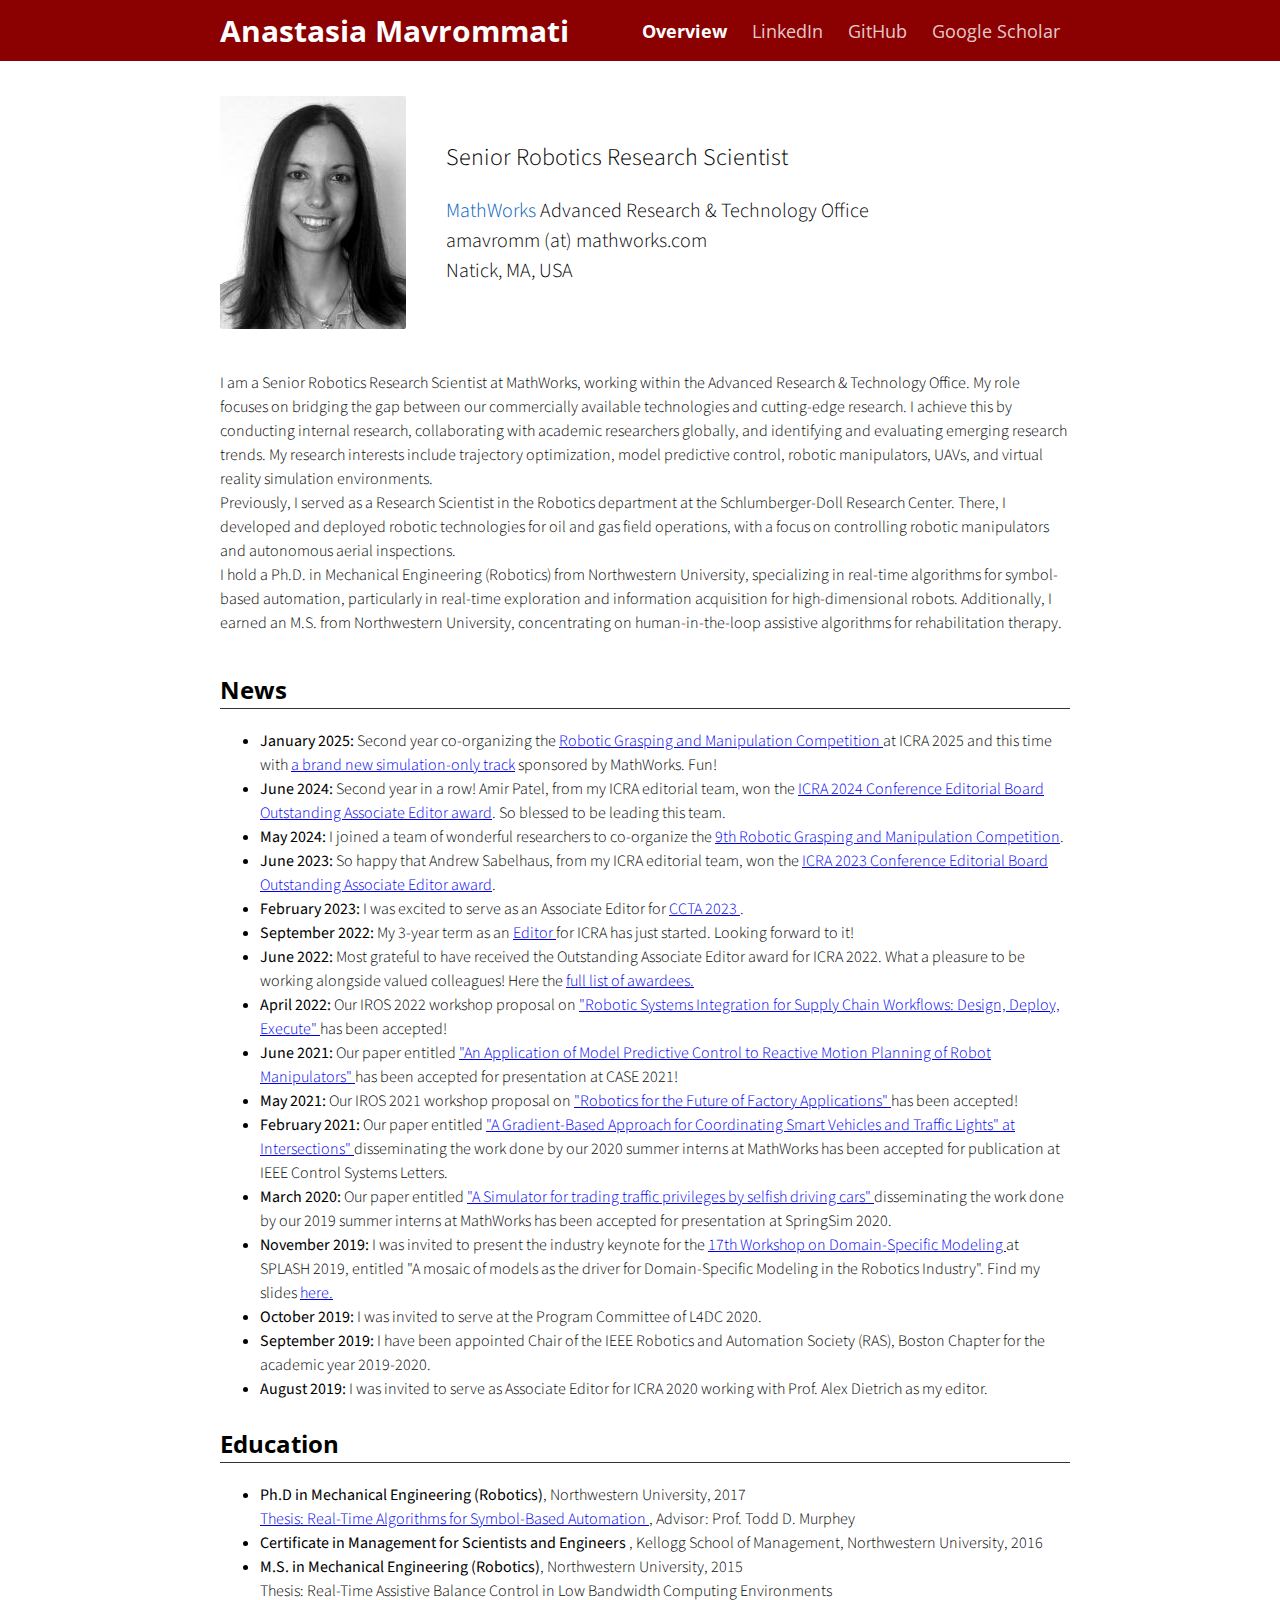
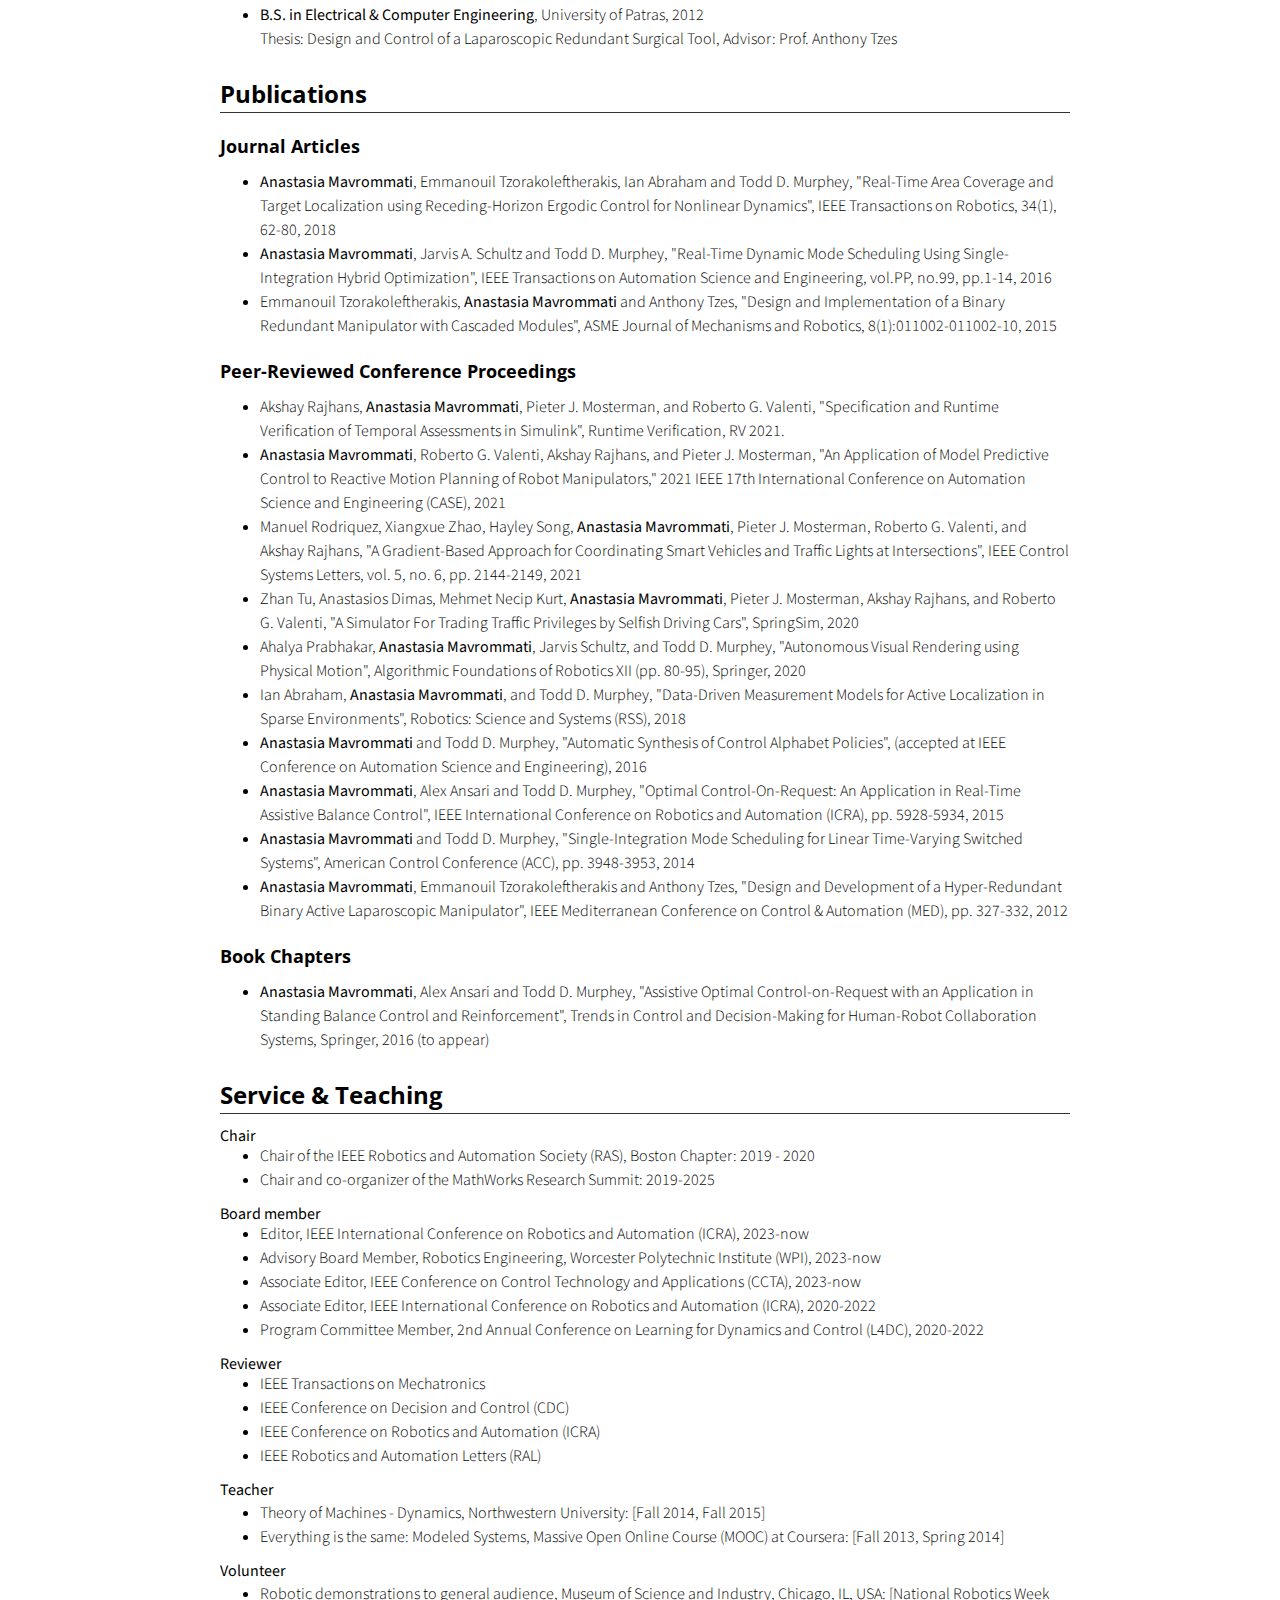
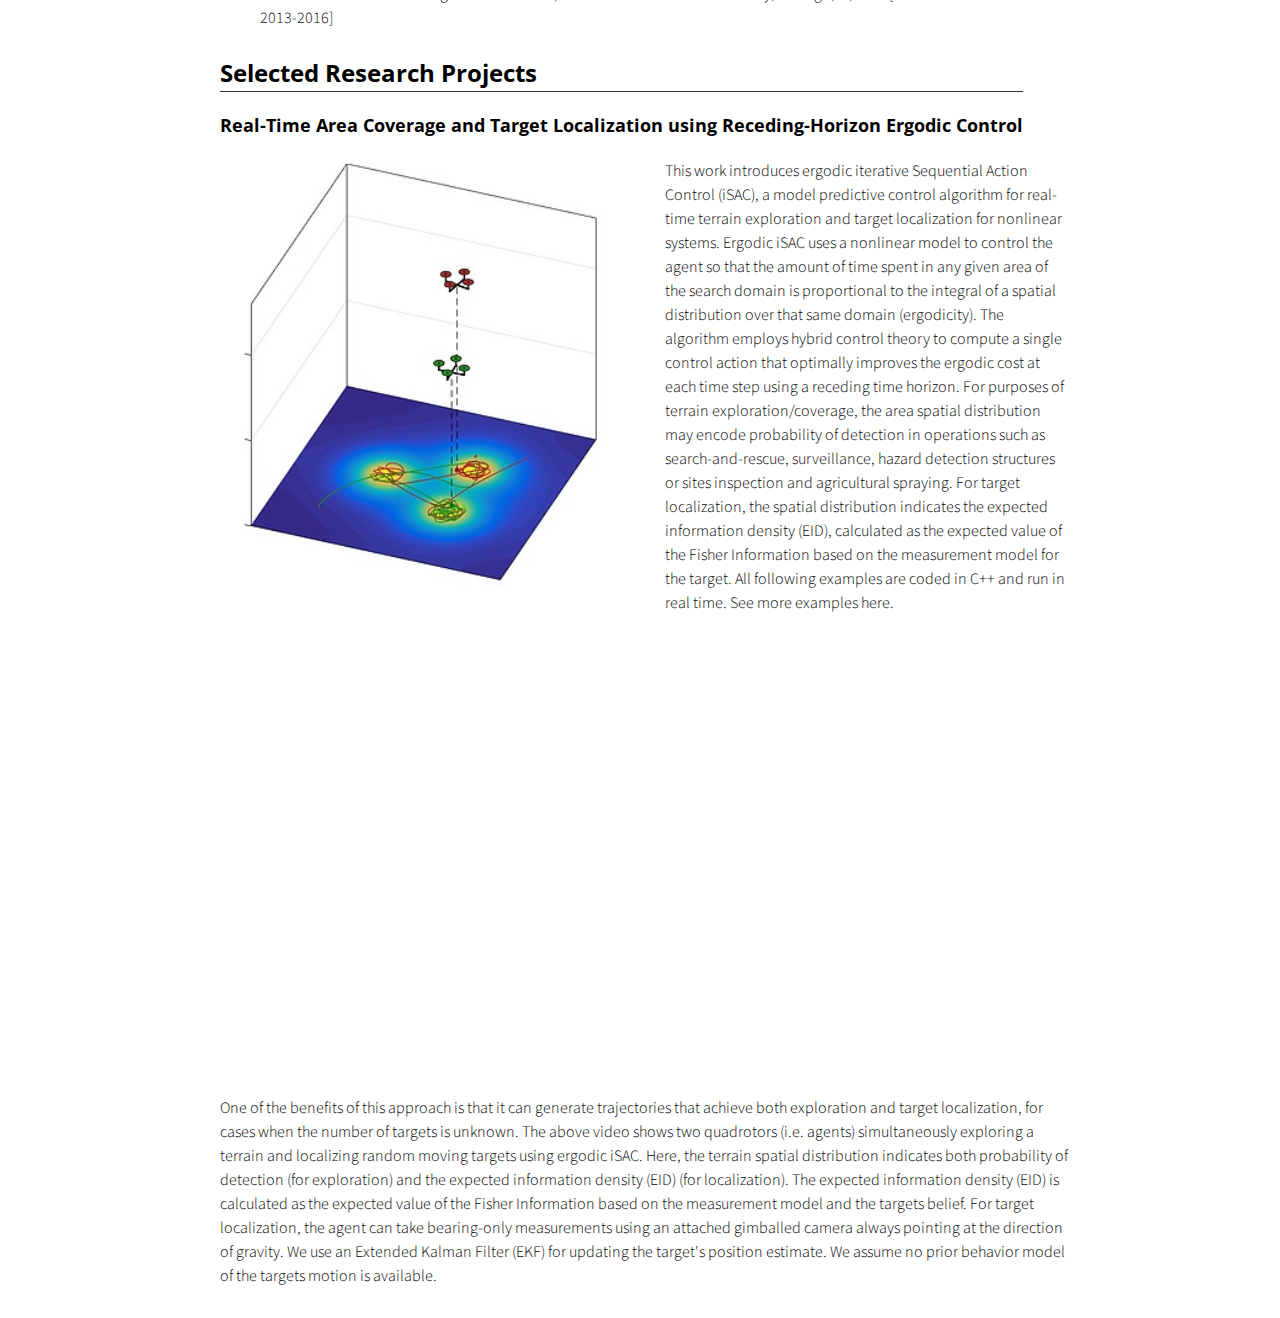
<file: index.html>
<!doctype html>
<html>

<head>
  <title>Anastasia Mavrommati</title>
  <meta name="viewport" content="user-scalable=no, initial-scale=1, maximum-scale=1, minimum-scale=1">
  <link href="css/frame.css" media="screen" rel="stylesheet" type="text/css" />
  <link href="css/controls.css" media="screen" rel="stylesheet" type="text/css" />
  <link href="css/custom.css" media="screen" rel="stylesheet" type="text/css" />
  <link href='https://fonts.googleapis.com/css?family=Open+Sans:400,700' rel='stylesheet' type='text/css'>
  <link href='https://fonts.googleapis.com/css?family=Open+Sans+Condensed:300,700' rel='stylesheet' type='text/css'>
  <link href="https://fonts.googleapis.com/css?family=Source+Sans+Pro:400,700" rel="stylesheet">
  <script src="https://ajax.googleapis.com/ajax/libs/jquery/3.3.1/jquery.min.js"></script>
  <script src="js/menu.js"></script>
  <style>
    .menu-index {
      color: rgb(255, 255, 255) !important;
      opacity: 1 !important;
      font-weight: 700 !important;
    }
  </style>
</head>

<body>
  <div class="menu-container"></div>
  <div class="content-container">
    <div class="content">
      <div class="content-table flex-column">
        <!--Start Intro-->
        <div class="flex-row">
          <div class="flex-item flex-column">
            <img class="image" src="img/bio_pic-186x233.jpg">
          </div>
          <div class="flex-item flex-column">
		   <p class="text text-large-my">
             Senior Robotics Research Scientist<br>
			 </p>
            <p class="text text-large">
              <a href= https://www.mathworks.com/ > MathWorks </a> Advanced Research &amp Technology Office<br>
               amavromm (at) mathworks.com<br>
            Natick, MA, USA</br>
            </p>
          </div>
        </div>
        <div class="flex-row">
          <div class="flex-item flex-column">
            <p class="text add-top-margin">
              
 
 
 I am a Senior Robotics Research Scientist at MathWorks, working within the Advanced Research & Technology Office. My role focuses on bridging the gap between our commercially available technologies and cutting-edge research. I achieve this by conducting internal research, collaborating with academic researchers globally, and identifying and evaluating emerging research trends. My research interests include trajectory optimization, model predictive control, robotic manipulators, UAVs, and virtual reality simulation environments. <br>

Previously, I served as a Research Scientist in the Robotics department at the Schlumberger-Doll Research Center. There, I developed and deployed robotic technologies for oil and gas field operations, with a focus on controlling robotic manipulators and autonomous aerial inspections.<br>

I hold a Ph.D. in Mechanical Engineering (Robotics) from Northwestern University, specializing in real-time algorithms for symbol-based automation, particularly in real-time exploration and information acquisition for high-dimensional robots. Additionally, I earned an M.S. from Northwestern University, concentrating on human-in-the-loop assistive algorithms for rehabilitation therapy.

            </p>
          </div>
        </div>
        <!--End Intro-->
        <!--Start Text Only-->
        <div class="flex-row">
          <div class="flex-item flex-column">
		 
			
			
			  <h2 class="add-top-margin">News</h2>
            <hr>
			<ul> 

			<li><b>January 2025: </b> Second year co-organizing the <a href= https://sites.google.com/view/rgmc2025> Robotic Grasping and Manipulation Competition </a> at ICRA 2025 and this time with <a href= https://sites.google.com/view/rgmc2025/sim-sort >  a brand new simulation-only track</a> sponsored by MathWorks. Fun!  </li>
			<li><b> June 2024: </b>Second year in a row! Amir Patel, from my ICRA editorial team, won the  <a href= https://www.ieee-ras.org/conferences-workshops/fully-sponsored/icra/icra-ceb-awards>  ICRA 2024 Conference Editorial Board Outstanding Associate Editor award</a>. So blessed to be leading this team.  </li>
			<li><b>May 2024: </b> I joined a team of wonderful researchers to co-organize the <a href= https://cse.usf.edu/~yusun/rgmc/2024.html>  9th Robotic Grasping and Manipulation Competition</a>.  </li>
			<li><b>June 2023: </b> So happy that Andrew Sabelhaus, from my ICRA editorial team, won the  <a href= https://www.ieee-ras.org/conferences-workshops/fully-sponsored/icra/icra-ceb-awards>  ICRA 2023 Conference Editorial Board Outstanding Associate Editor award</a>.  </li>
			<li><b>February 2023: </b> I was excited to serve as an Associate Editor for <a href= https://ieeeccta.org/> CCTA 2023 </a>.  </li>
              <li><b>September 2022: </b> My 3-year term as an <a href= https://www.ieee-ras.org/conferences-workshops/fully-sponsored/icra/conference-editorial-board> Editor </a> for ICRA has just started. Looking forward to it! </li>
			  <li><b>June 2022: </b> Most grateful to have received the Outstanding Associate Editor award for ICRA 2022. What a pleasure to be working alongside valued colleagues! Here the <a href=  https://www.ieee-ras.org/conferences-workshops/fully-sponsored/icra/icra-ceb-awards> full list of awardees. </a>  </li>
			  <li><b>April 2022: </b> Our IROS 2022 workshop proposal on <a href= https://www.mathworks.com/company/events/tradeshows/iros/2022.html> "Robotic Systems Integration for Supply Chain Workflows: Design, Deploy, Execute" </a> has been accepted! </li>
			  <li><b>June 2021: </b> Our paper entitled <a href= https://ieeexplore.ieee.org/abstract/document/9551432> "An Application of Model Predictive Control to Reactive Motion Planning of Robot Manipulators"  </a> has been accepted for presentation at CASE 2021! </li>			
			  <li><b>May 2021: </b> Our IROS 2021 workshop proposal on <a href= https://www.mathworks.com/company/events/tradeshows/iros/2021.html> "Robotics for the Future of Factory Applications" </a> has been accepted! </li>
			<li><b>February 2021: </b> Our paper entitled <a href= https://ieeexplore.ieee.org/abstract/document/9306786>  "A Gradient-Based Approach for Coordinating Smart Vehicles and Traffic Lights" at Intersections" </a> disseminating the work done by our 2020 summer interns at MathWorks has been accepted for publication at IEEE Control Systems Letters. </li>
			<li><b>March 2020: </b> Our paper entitled <a href= https://arajhans.github.io/files/papers/TuDK+_SpringSim20.pdf>  "A Simulator for trading traffic privileges by selfish driving cars" </a> disseminating the work done by our 2019 summer interns at MathWorks has been accepted for presentation at SpringSim 2020. </li>
			<li><b>November 2019: </b> I was invited to present the industry keynote for the <a href= http://www.dsmforum.org/events/DSM19/> 17th Workshop on Domain-Specific Modeling </a> at SPLASH 2019, entitled "A mosaic of models as the driver for Domain-Specific Modeling in the Robotics Industry". Find my slides <a href= http://www.dsmforum.org/events/DSM19/Papers/Mavrommati.pdf> here. </a> </li>		
            <li><b>October 2019: </b> I was invited to serve at the Program Committee of L4DC 2020.</li>
			<li><b>September 2019: </b> I have been appointed Chair of the  IEEE Robotics and Automation Society (RAS), Boston Chapter for the academic year 2019-2020.</li>
		   <li><b>August 2019: </b> I was invited to serve as Associate Editor for ICRA 2020 working with Prof. Alex Dietrich as my editor. </li>

            </ul>
			
			 <h2 class="add-top-margin">Education</h2>
            <hr>
			<ul>
              <li><b>Ph.D in Mechanical Engineering (Robotics)</b>, Northwestern University, 2017 <br> <a href= https://arch.library.northwestern.edu/concern/generic_works/cj82k747v> Thesis: Real-Time Algorithms for Symbol-Based Automation </a> , Advisor: Prof. Todd D. Murphey</li>
			  			  <li><b>Certificate in Management for Scientists and Engineers </b>, Kellogg School of Management, Northwestern University, 2016 </li>
			  <li><b>M.S. in Mechanical Engineering (Robotics)</b>, Northwestern University, 2015 <br> Thesis: Real-Time Assistive Balance Control in Low Bandwidth Computing Environments</li>
			  <li><b>B.S. in Electrical &amp Computer Engineering</b>, University of Patras, 2012 <br> Thesis: Design and Control of a Laparoscopic Redundant Surgical Tool, Advisor: Prof. Anthony Tzes</li>            
            </ul>
			
            <h2 class="add-top-margin">Publications</h2>
            <hr>
			<h3> Journal Articles </h3>
			<ul>
              <li><b>Anastasia Mavrommati</b>, Emmanouil Tzorakoleftherakis, Ian Abraham and Todd D. Murphey, "Real-Time Area Coverage and Target Localization using Receding-Horizon Ergodic Control for Nonlinear Dynamics", IEEE Transactions on Robotics, 34(1), 62-80, 2018 </li>
              <li><b>Anastasia Mavrommati</b>, Jarvis A. Schultz and Todd D. Murphey, "Real-Time Dynamic Mode Scheduling Using Single-Integration Hybrid Optimization", 
IEEE Transactions on Automation Science and Engineering, vol.PP, no.99, pp.1-14, 2016</li>
              <li>Emmanouil Tzorakoleftherakis, <b>Anastasia Mavrommati</b> and Anthony Tzes, "Design and Implementation of a Binary Redundant Manipulator with Cascaded Modules", ASME Journal of Mechanisms and Robotics, 8(1):011002-011002-10, 2015</li>
            
            </ul>
			<h3> Peer-Reviewed Conference Proceedings </h3>
			<ul>
			<li> Akshay Rajhans, <b>Anastasia Mavrommati</b>, Pieter J. Mosterman, and Roberto G. Valenti, "Specification and Runtime Verification of Temporal Assessments in Simulink",  Runtime Verification,  RV 2021.</li>
			<li><b>Anastasia Mavrommati</b>, Roberto G. Valenti, Akshay Rajhans, and Pieter J. Mosterman, "An Application of Model Predictive Control to Reactive Motion Planning of Robot Manipulators," 2021 IEEE 17th International Conference on Automation Science and Engineering (CASE), 2021</li>
				<li>Manuel Rodriquez, Xiangxue Zhao, Hayley Song,  <b>Anastasia Mavrommati</b>, Pieter J. Mosterman, Roberto G. Valenti, and Akshay Rajhans,  "A Gradient-Based Approach for Coordinating Smart Vehicles and Traffic Lights at Intersections",  IEEE Control Systems Letters, vol. 5, no. 6, pp. 2144-2149, 2021</li>
			<li>Zhan Tu, Anastasios Dimas, Mehmet Necip Kurt, <b>Anastasia Mavrommati</b>, Pieter J. Mosterman, Akshay Rajhans, and Roberto G. Valenti, "A Simulator For Trading Traffic Privileges by Selfish Driving Cars", SpringSim, 2020</li>
			  <li>Ahalya Prabhakar, <b>Anastasia Mavrommati</b>, Jarvis Schultz, and Todd D. Murphey, "Autonomous Visual Rendering using Physical Motion", Algorithmic Foundations of Robotics XII (pp. 80-95), Springer, 2020</li>
              <li>Ian Abraham, <b>Anastasia Mavrommati</b>, and Todd D. Murphey, "Data-Driven Measurement Models for Active Localization in Sparse Environments", Robotics: Science and Systems (RSS), 2018 </li>
              <li><b>Anastasia Mavrommati</b> and Todd D. Murphey, "Automatic Synthesis of Control Alphabet Policies", (accepted at IEEE Conference on Automation Science and Engineering), 2016</li>
             <li> <b>Anastasia Mavrommati</b>, Alex Ansari and Todd D. Murphey, "Optimal Control-On-Request: An Application in Real-Time Assistive Balance Control", IEEE International Conference on Robotics and Automation (ICRA), pp. 5928-5934, 2015</li>
			 <li><b>Anastasia Mavrommati</b> and Todd D. Murphey, "Single-Integration Mode Scheduling for Linear Time-Varying Switched Systems", American Control Conference (ACC), pp. 3948-3953, 2014 </li>
			 <li> <b>Anastasia Mavrommati</b>, Emmanouil Tzorakoleftherakis and Anthony Tzes, "Design and Development of a Hyper-Redundant Binary Active Laparoscopic Manipulator", IEEE Mediterranean Conference on Control & Automation (MED), pp. 327-332, 2012 </li>
			 
            </ul>
			<h3> Book Chapters </h3>
			<ul>
              <li><b>Anastasia Mavrommati</b>, Alex Ansari and Todd D. Murphey, "Assistive Optimal Control-on-Request with an Application in Standing Balance Control and Reinforcement", Trends in Control and Decision-Making for Human-Robot Collaboration Systems, Springer, 2016 (to appear) </li>    
			 
       </div>
        <!--End Text Only-->
		  <div class="flex-row">
          <div class="flex-item flex-column">
            <h2 class="add-top-margin">Service &amp Teaching</h2>
            <hr>
			<b>Chair</b>
			 <ul style="margin-top:-4px;">
              <li>Chair of the IEEE Robotics and Automation Society (RAS), Boston Chapter: 2019 - 2020 </li>
              <li>Chair and co-organizer of the MathWorks Research Summit: 2019-2025</li>    
            </ul> 
		    <b>Board member</b>
			 <ul style="margin-top:-4px;">
			  <li>Editor, IEEE International Conference on Robotics and Automation (ICRA), 2023-now</li> 
			  <li>Advisory Board Member, Robotics Engineering, Worcester Polytechnic Institute (WPI),  2023-now</li>   			    			  
			  <li>Associate Editor, IEEE Conference on Control Technology and Applications (CCTA), 2023-now</li>   			  
              <li>Associate Editor, IEEE International Conference on Robotics and Automation (ICRA), 2020-2022</li>
              <li>Program Committee Member, 2nd Annual Conference on Learning for Dynamics and Control (L4DC), 2020-2022</li>
            </ul> 
			<b>Reviewer</b>
			 <ul style="margin-top:-4px;">
              <li>IEEE Transactions on Mechatronics</li>
              <li> IEEE Conference on Decision and Control (CDC) </li>    
			  <li> IEEE Conference on Robotics and Automation (ICRA) </li>	
			  <li> IEEE Robotics and Automation Letters (RAL) </li>				  
            </ul> 
			<b>Teacher</b> <br>
				<ul style="margin-top:-25px;">
              <li>Theory of Machines - Dynamics, Northwestern University: [Fall 2014, Fall 2015]</li>
              <li> Everything is the same: Modeled Systems, Massive Open Online Course (MOOC) at Coursera: [Fall 2013, Spring 2014] </li>            
            </ul>
			
			<b>Volunteer</b> <br>
				<ul style="margin-top:-25px;">
              <li>Robotic demonstrations to general audience, Museum of Science and Industry, Chicago, IL, USA: [National Robotics Week 2013-2016]</li>
            </ul> 
			</div>
			</div>
  
        <!--Start Text with Images and Videos-->
        <div class="flex-row">
          <div class="flex-item flex-column">
            <h2 class="add-top-margin">Selected Research Projects</h2>
            <hr>
			<h3> Real-Time Area Coverage and Target Localization using Receding-Horizon Ergodic Control  </h3> 
       
          </div>
        </div>
        <div class="flex-row">
          <div class="flex-item flex-item-stretch flex-column">
            <img class="image" src="img/ergodic.jpg">
          </div>
          <div class="flex-item flex-item-stretch flex-column">
            <p class="text">
              This work introduces ergodic iterative Sequential Action Control (iSAC), a model predictive control algorithm for real-time terrain exploration and target localization for nonlinear systems.  
Ergodic iSAC uses a nonlinear model to control the agent so that the amount of time spent in any given area of the search domain is proportional to the integral of a spatial distribution over that same domain (ergodicity). The algorithm employs hybrid control theory to compute a single control action that optimally improves the ergodic cost at each time step using a receding time horizon. 
For purposes of terrain exploration/coverage, the area spatial distribution may encode probability of detection in operations such as search-and-rescue, surveillance, hazard detection structures or sites inspection and agricultural spraying. For target localization, the spatial distribution indicates the expected information density (EID), calculated as the expected value of the Fisher Information based on the measurement model for the target. All following examples are coded in C++ and run in real time. See more examples here.
            </p>
          </div>
        </div>
        <div class="flex-row">
          <div class="flex-item flex-item-stretch flex-column">
<iframe src="https://player.vimeo.com/video/172921367?autoplay=1&loop=1&title=0&byline=0" width="850" height="450" frameborder="0" webkitallowfullscreen mozallowfullscreen allowfullscreen></iframe>
         
          </div>
          <div class="flex-item flex-item-stretch flex-column">
            <p class="text">
             One of the benefits of this approach is that it can generate trajectories that achieve both exploration and target localization, for cases when the number of targets is unknown. The above video shows two quadrotors (i.e. agents) simultaneously exploring a terrain and localizing random moving targets using ergodic iSAC. Here, the terrain spatial distribution indicates both probability of detection (for exploration) and the expected information density (EID) (for localization). The expected information density (EID) is calculated as the expected value of the Fisher Information based on the measurement model and the targets belief. For target localization, the agent can take bearing-only measurements using an attached gimballed camera always pointing at the direction of gravity. We use an Extended Kalman Filter (EKF) for updating the target's position estimate. We assume no prior behavior model of the targets motion is available. 
            </p>       
          </div>
        </div>
        
    
      
        <!--End Text with Images and Videos-->
 
</body>

</html>
</file>
<file: css/frame.css>
/*************************************************************************
 * GitHub: https://github.com/yenchiah/project-website-template
 * Version: v3.6
 * This CSS file is for the website frame
 * If you want to keep this template updated, avoid modifying this file
 * Instead, add your own CSS in the index.css
 *************************************************************************/

html,
body {
  margin: 0;
  padding: 0;
  background-color: white;
  font-family: 'Open Sans', Helvetica, Arial, sans-serif;
}

a {
  outline: none;
  cursor: pointer;
}

img {
  -webkit-touch-callout: none;
  -webkit-user-select: none;
  -khtml-user-select: none;
  -moz-user-select: none;
  -ms-user-select: none;
  user-select: none;
}

video {
  -webkit-touch-callout: none;
  -webkit-user-select: none;
  -khtml-user-select: none;
  -moz-user-select: none;
  -ms-user-select: none;
  user-select: none;
}

h2 {
  font-size: 24px;
  margin: 10px 0 0 0;
  padding: 0;
  font-weight: bold;
  font-family: 'Open Sans', Helvetica, Arial, sans-serif;
}

h3 {
  font-size: 18px;
  margin: 10px 0 0 0;
  padding: 0;
  font-weight: bold;
  font-family: 'Open Sans', Helvetica, Arial, sans-serif;
}

ul {
  margin: 10px 0 10px 0;
}

ul.s {
	margin-top:-10px;
  display: inline;
}

hr {
  border: 0;
  height: 1px;
  background: #333;
  margin: 0 0 10px 0;
}

.menu-container {
  z-index: 2;
  position: relative;
  width: 100%;
  background-color: #8b0000;
  min-width: 300px;
  -webkit-touch-callout: none;
  -webkit-user-select: none;
  -khtml-user-select: none;
  -moz-user-select: none;
  -ms-user-select: none;
  user-select: none;
}

.menu {
  position: relative;
  margin: 0 auto;
  max-width: 900px;
}

.menu-table {
  padding: 10px 10px;
  width: 100%;
  margin: 0;
}

.menu-highlight {
  color: rgb(255, 255, 1) !important;
  opacity: 1 !important;
  font-weight: 700 !important;
}

.logo {
  margin-left: 20px;
}

.logo a {
  color: rgba(255, 255, 255, 0.8);
  font-family: 'Open Sans Condensed', Helvetica, Arial, sans-serif;
  font-size: 30px;
  text-decoration: none;
  font-weight: 700;
  flex: 1 auto;
}

.menu-button {
  width: 40px;
  height: 40px;
  display: none;
  cursor: pointer;
  margin-right: 20px;
}

.menu-button img {
  width: 30px;
  height: 30px;
}

.menu-items a {
  color: rgba(255, 255, 255, 0.8);
  text-decoration: none;
  font-weight: 400;
  font-size: 18px;
  flex: 1 auto;
  transition: opacity 0.1s ease-in-out;
  -moz-transition: opacity 0.1s ease-in-out;
  -webkit-transition: opacity 0.1s ease-in-out;
  font-family: 'Open Sans', Helvetica, Arial, sans-serif;
  white-space: nowrap;
}

.menu-items a:not(:last-child) {
  margin-right: 25px;
}

.menu-items a:hover {
  color: rgb(255, 255, 255);
  opacity: 1;
}

.content-container {
  z-index: 1;
  position: relative;
  width: 100%;
  min-width: 300px;
}

.content {
  position: relative;
  margin: 0 auto;
  font-size: 16px;
  font-family: 'Source Sans Pro', Helvetica, Arial, sans-serif;
  font-weight: 300;
  line-height: 1.5;
  max-width: 900px;
}

.content p a {
  text-decoration: none;
  color: #005cbf;
}

.content p a:hover {
  text-decoration: underline;
}

.content-table {
  padding: 20px 10px;
  width: 100%;
  margin: 0;
}

.flex-column {
  display: flex;
  flex-direction: column;
  flex-wrap: wrap;
  justify-content: flex-start;
  align-items: stretch;
  align-content: stretch;
  box-sizing: border-box;
}

.flex-row-space-between {
  display: flex;
  flex-direction: row;
  flex-wrap: wrap;
  justify-content: space-between;
  align-items: center;
  align-content: stretch;
  box-sizing: border-box;
}

.flex-row {
  display: flex;
  flex-direction: row;
  flex-wrap: wrap;
  justify-content: flex-start;
  align-items: center;
  align-content: stretch;
  box-sizing: border-box;
}

.flex-row-center {
  display: flex;
  flex-direction: row;
  flex-wrap: wrap;
  justify-content: center;
  align-items: center;
  align-content: stretch;
  box-sizing: border-box;
}

.flex-item-stretch {
  flex: 1 auto;
}

.flex-item-stretch-2 {
  flex: 1 auto;
}

.flex-item-stretch-3 {
  flex: 1 auto;
}

.flex-item-stretch-4 {
  flex: 1 auto;
}

.flex-item-stretch-5 {
  flex: 1 auto;
}

.flex-item {
  margin: 0 20px;
}

.left-align {
  float: left;
}

.right-align {
  float: right;
}

.full-width {
  width: 100%;
}

.badge-text {
  font-size: 30px;
  font-weight: 700;
}

.text {
  margin: 10px 0 10px 0;
  padding: 0;
}

.text-large-margin {
  margin: 15px 0 15px 0;
  padding: 0;
}

.text-small-margin {
  margin: 5px 0 5px 0;
  padding: 0;
}

.text-no-margin {
  margin: 0;
  padding: 0;
}

.image {
  border-radius: 2px;
  width: 100%;
  margin: 15px 0;
  -webkit-touch-callout: none;
  -webkit-user-select: none;
  -khtml-user-select: none;
  -moz-user-select: none;
  -ms-user-select: none;
  user-select: none;
}

.image img,
.image video {
  width: 100%;
  height: auto;
  box-sizing: border-box;
  display: table-cell;
  overflow: hidden;
  border-radius: 2px;
}

.image-wrap-text {
  float: left;
  margin: 5px 40px 25px 0;
}

.image-caption {
  width: 100%;
  text-align: center;
  margin-top: -10px;
  margin-bottom: 10px;
}

.max-width-400 {
  max-width: 400px;
}

.max-width-140 {
  max-width: 140px;
}

ol.publication {
  display: flex;
  flex-direction: column-reverse;
  list-style: none;
  margin: 7px 0 7px 0;
  padding: 0;
  flex-wrap: wrap;
}

ol.publication li {
  display: flex;
  align-items: baseline;
  margin: 0;
  padding: 0;
}

ol.publication li p:before {
  line-height: 1;
  margin-right: 0;
}

ol.publication.C-list {
  counter-reset: C-counter;
}

ol.publication.C-list li p {
  counter-increment: C-counter;
}

ol.publication.C-list li p:before {
  content: "[C"counter(C-counter)"]";
}

ol.publication.J-list {
  counter-reset: J-counter;
}

ol.publication.J-list li p {
  counter-increment: J-counter;
}

ol.publication.J-list li p:before {
  content: "[J"counter(J-counter)"]";
}

ol.publication.T-list {
  counter-reset: T-counter;
}

ol.publication.T-list li p {
  counter-increment: T-counter;
}

ol.publication.T-list li p:before {
  content: "[T"counter(T-counter)"]";
}

ol.publication.O-list {
  counter-reset: O-counter;
}

ol.publication.O-list li p {
  counter-increment: O-counter;
}

ol.publication.O-list li p:before {
  content: "[O"counter(O-counter)"]";
}

ol.publication.P-list {
  counter-reset: P-counter;
}

ol.publication.P-list li p {
  counter-increment: P-counter;
}

ol.publication.P-list li p:before {
  content: "[P"counter(P-counter)"]";
}

ol.publication.M-list {
  counter-reset: M-counter;
}

ol.publication.M-list li p {
  counter-increment: M-counter;
}

ol.publication.M-list li p:before {
  content: "[M"counter(M-counter)"]";
}

ol.publication.F-list {
  counter-reset: F-counter;
}

ol.publication.F-list li p {
  counter-increment: F-counter;
}

ol.publication.F-list li p:before {
  content: "[Featured.F"counter(F-counter)"]";
}

ol.publication.A-list {
  counter-reset: A-counter;
}

ol.publication.A-list li p {
  counter-increment: A-counter;
}

ol.publication.A-list li p:before {
  content: "[A"counter(A-counter)"]";
}

.noselect {
  -webkit-touch-callout: none;
  -webkit-user-select: none;
  -khtml-user-select: none;
  -moz-user-select: none;
  -ms-user-select: none;
  user-select: none;
}

.center-align-content {
  display: flex;
  justify-content: center;
  align-items: center;
}

.left-align-content {
  display: flex;
  justify-content: flex-start;
  align-items: center;
}

.text-large {
  font-size: 20px;
}

.text-large-my {
  font-size: 24px;
}

.text-small {
  font-size: 12px;
}

.text-italic {
  font-style: italic;
}

.text-justify {
  text-align: justify;
}

.text-center {
  text-align: center;
}

.iframe-container {
  position: absolute;
  top: 61px;
  bottom: 0;
  left: 0;
  height: auto;
  width: 100%;
  min-width: 300px;
}

.iframe {
  border: 0;
  width: 100%;
  height: 100%;
}

.force-no-scroll {
  overflow-y: hidden;
}

.force-scroll {
  overflow-y: scroll;
}

.highlight-text {
  font-weight: bold;
}

.add-top-margin {
  margin-top: 15px;
}

.add-top-margin-small {
  margin-top: 5px;
}

.add-bottom-margin {
  margin-bottom: 15px;
}

.add-bottom-margin-small {
  margin-bottom: 5px;
}

.custom-text-info,
.custom-text-info p,
.custom-text-info a {
  color: #17a2b8;
}

.custom-text-info a:hover {
  color: #007082;
}

.custom-text-primary,
.custom-text-primary p,
.custom-text-primary a {
  color: #007bff;
}

.custom-text-primary a:hover {
  color: #005cbf;
}

.custom-text-danger,
.custom-text-danger p,
.custom-text-danger a {
  color: #dc3545;
}

.custom-text-danger a:hover {
  color: #a71120;
}

.gallery {
  display: flex;
  flex-direction: row;
  flex-wrap: wrap;
  justify-content: flex-start;
  align-items: center;
  align-content: stretch;
  box-sizing: border-box;
  width: 100%;
  padding: 0 10px;
}

.gallery a {
  border: 1px solid rgba(0, 0, 0, 0);
  color: black;
  text-decoration: none;
  padding: 10px;
  cursor: default;
  -webkit-touch-callout: none;
  -webkit-user-select: none;
  -khtml-user-select: none;
  -moz-user-select: none;
  -ms-user-select: none;
  user-select: none;
}

.gallery a>img,
.gallery a>video {
  border-radius: 2px;
  width: 100%;
  background-image: url(../img/loading.gif);
  background-repeat: no-repeat;
  background-size: 30px 30px;
  background-position: center;
  min-height: 50px;
}

.gallery a>div {
  width: 100%;
  text-align: center;
}

@media screen and (min-width: 900px) {
  .flex-item-stretch {
    flex: 1;
  }

  .flex-item-stretch-2 {
    flex: 2;
  }

  .flex-item-stretch-3 {
    flex: 3;
  }

  .flex-item-stretch-4 {
    flex: 4;
  }

  .flex-item-stretch-5 {
    flex: 5;
  }
}

@media screen and (max-width: 750px) {
  .logo {
    -webkit-tap-highlight-color: transparent;
  }

  .menu-items {
    display: none;
    width: 100%;
  }

  .menu-items a:first-child {
    margin-top: 10px;
  }

  .menu-items a {
    width: 100%;
    padding: 10px 0;
    border-top: 1px solid rgba(255, 255, 255, 0.5);
  }

  .menu-button {
    display: flex;
    flex-direction: row;
    flex-wrap: wrap;
    justify-content: flex-end;
    align-items: center;
    align-content: stretch;
    box-sizing: border-box;
    -webkit-tap-highlight-color: transparent;
  }

  .menu-button:focus {
    pointer-events: none;
  }

  .menu-button:focus+.menu-items {
    display: block;
  }

  .menu-button:focus+.menu-items a {
    display: block;
  }

  .menu-items:hover {
    display: block;
  }

  .menu-items>a {
    display: block;
  }

  .image-wrap-text {
    max-width: 100%;
    margin-bottom: 20px;
  }
}

@media screen and (min-width: 900px) {
  .gallery a {
    flex: 1 0 25%;
    max-width: 25%;
  }
}

@media screen and (min-width: 700px) and (max-width: 900px) {
  .gallery a {
    flex: 1 0 33.3%;
    max-width: 33.3%;
  }
}

@media screen and (min-width: 500px) and (max-width: 700px) {
  .gallery a {
    flex: 1 0 50%;
    max-width: 50%;
  }
}

@media screen and (max-width: 500px) {
  .gallery a {
    flex: 1 0 100%;
    max-width: 100%;
  }
}
</file>
<file: css/controls.css>
/*************************************************************************
 * GitHub: https://github.com/yenchiah/project-website-template
 * Version: v3.6
 * This CSS file has control elements that do not require JavaScript
 * If you want to keep this template updated, avoid modifying this file
 * Instead, add your own CSS in the index.css
 *************************************************************************/

.custom-image-button {
  display: flex;
  flex-direction: column;
  flex-wrap: wrap;
  justify-content: flex-start;
  align-items: stretch;
  align-content: stretch;
  box-sizing: border-box;
  text-decoration: none;
  -webkit-touch-callout: none;
  -webkit-user-select: none;
  -khtml-user-select: none;
  -moz-user-select: none;
  -ms-user-select: none;
  user-select: none;
}

.custom-button {
  font-family: 'Open Sans', Helvetica, Arial, sans-serif;
  padding: 10px 20px;
  text-align: center;
  font-size: 14px;
  line-height: 15px;
  outline: none;
  border-radius: 2px;
  cursor: pointer;
  box-shadow: none;
  transition: background-color 0.1s, box-shadow 0.1s, border 0.1s;
  text-decoration: none;
  display: block;
  box-sizing: border-box;
  color: white;
  border: 1px solid #7d7d7d;
  background-color: #7d7d7d;
  -webkit-touch-callout: none;
  -webkit-user-select: none;
  -khtml-user-select: none;
  -moz-user-select: none;
  -ms-user-select: none;
  user-select: none;
}

.custom-button:not(:disabled):hover {
  background-color: #4d4d4d;
  border-color: #4d4d4d;
}

.custom-button:not(:disabled):active {
  background-color: #4d4d4d;
  border-color: #4d4d4d;
}

.custom-button:disabled {
  opacity: 0.4;
  cursor: default;
}

.custom-button-primary {
  background-color: #007bff;
  border-color: #007bff;
}

.custom-button-primary:not(:disabled):hover {
  background-color: #005cbf;
  border-color: #005cbf;
}

.custom-button-primary:not(:disabled):active {
  background-color: #005cbf;
  border-color: #005cbf;
}

.custom-button-danger {
  background-color: #dc3545;
  border-color: #dc3545;
}

.custom-button-danger:not(:disabled):hover {
  background-color: #a71120;
  border-color: #a71120;
}

.custom-button-danger:not(:disabled):active {
  background-color: #a71120;
  border-color: #a71120;
}

.custom-button-info {
  background-color: #17a2b8;
  border-color: #17a2b8;
}

.custom-button-info:not(:disabled):hover {
  background-color: #007082;
  border-color: #007082;
}

.custom-button-info:not(:disabled):active {
  background-color: #007082;
  border-color: #007082;
}

.custom-button-flat {
  font-family: 'Open Sans', Helvetica, Arial, sans-serif;
  text-align: center;
  font-size: 16px;
  line-height: 16px;
  outline: none;
  border-radius: 48px;
  cursor: pointer;
  box-shadow: none;
  transition: background-color 0.1s, box-shadow 0.1s, border 0.1s;
  text-decoration: none;
  color: black;
  border: 1px solid #777777;
  background-color: white;
  padding: 13px;
  display: flex;
  flex-direction: row;
  flex-wrap: wrap;
  justify-content: center;
  align-items: center;
  align-content: center;
  box-sizing: border-box;
  -webkit-touch-callout: none;
  -webkit-user-select: none;
  -khtml-user-select: none;
  -moz-user-select: none;
  -ms-user-select: none;
  user-select: none;
}

.custom-button-flat.large {
  font-size: 18px;
  line-height: 18px;
  padding: 17px;
  border-radius: 56px;
}

.custom-button-flat.small {
  font-size: 14px;
  line-height: 14px;
  padding: 12px;
  border-radius: 42px;
}

.custom-button-flat:disabled {
  opacity: 0.4;
  cursor: default;
}

.custom-button-flat img {
  width: 20px;
  height: 20px;
}

.custom-button-flat.small img {
  width: 16px;
  height: 16px;
}

.custom-button-flat.large img {
  width: 24px;
  height: 24px;
}

.custom-button-flat span {
  margin-left: 6px;
}

.custom-textbox {
  font-family: 'Source Sans Pro', Helvetica, Arial, sans-serif;
  box-sizing: border-box;
  padding: 5px 10px;
  background: rgb(255, 255, 255);
  border: 1px solid #7d7d7d;
  font-size: 16px !important;
  outline: none;
  border-radius: 2px;
  width: 100%;
  min-height: 37px;
  max-height: 37px;
  resize: vertical;
}

textarea.custom-textbox {
  min-height: 60px !important;
  max-height: 200px !important;
}

input[readonly].custom-textbox {
  cursor: default;
  pointer-events: none;
  background: rgb(230, 230, 230);
}

.control-group {
  display: flex;
  flex-direction: row;
  flex-wrap: wrap;
  justify-content: flex-start;
  align-items: center;
  align-content: stretch;
  box-sizing: border-box;
  -webkit-touch-callout: none;
  -webkit-user-select: none;
  -khtml-user-select: none;
  -moz-user-select: none;
  -ms-user-select: none;
  user-select: none;
}

.control-group .custom-image-button {
  margin: 10px 0 10px 0;
}

.control-group .custom-image-button:not(:last-child) {
  margin-right: 15px;
}

.control-group .custom-button {
  margin: 10px 0 10px 0;
}

.control-group .custom-button:not(:last-child) {
  margin-right: 15px;
}

.control-group .custom-button-flat {
  margin: 10px 0 10px 0;
}

.control-group .custom-button-flat:not(:last-child) {
  margin-right: 15px;
}

.control-group .custom-textbox {
  margin: 10px 0 10px 0;
}

.control-group .custom-textbox:not(:last-child) {
  margin-right: 15px;
}

@media screen and (max-width: 500px) {
  .stretch-on-mobile {
    margin-left: 0 !important;
    margin-right: 0 !important;
    flex: 1 0 100%;
    max-width: 100%;
  }
}
</file>
<file: css/custom.css>
/*************************************************************************
 * Your custom CSS file
 *************************************************************************/

.custom-dropdown {
  width: 240px;
}

.custom-textbox {
  width: 240px;
}
</file>
